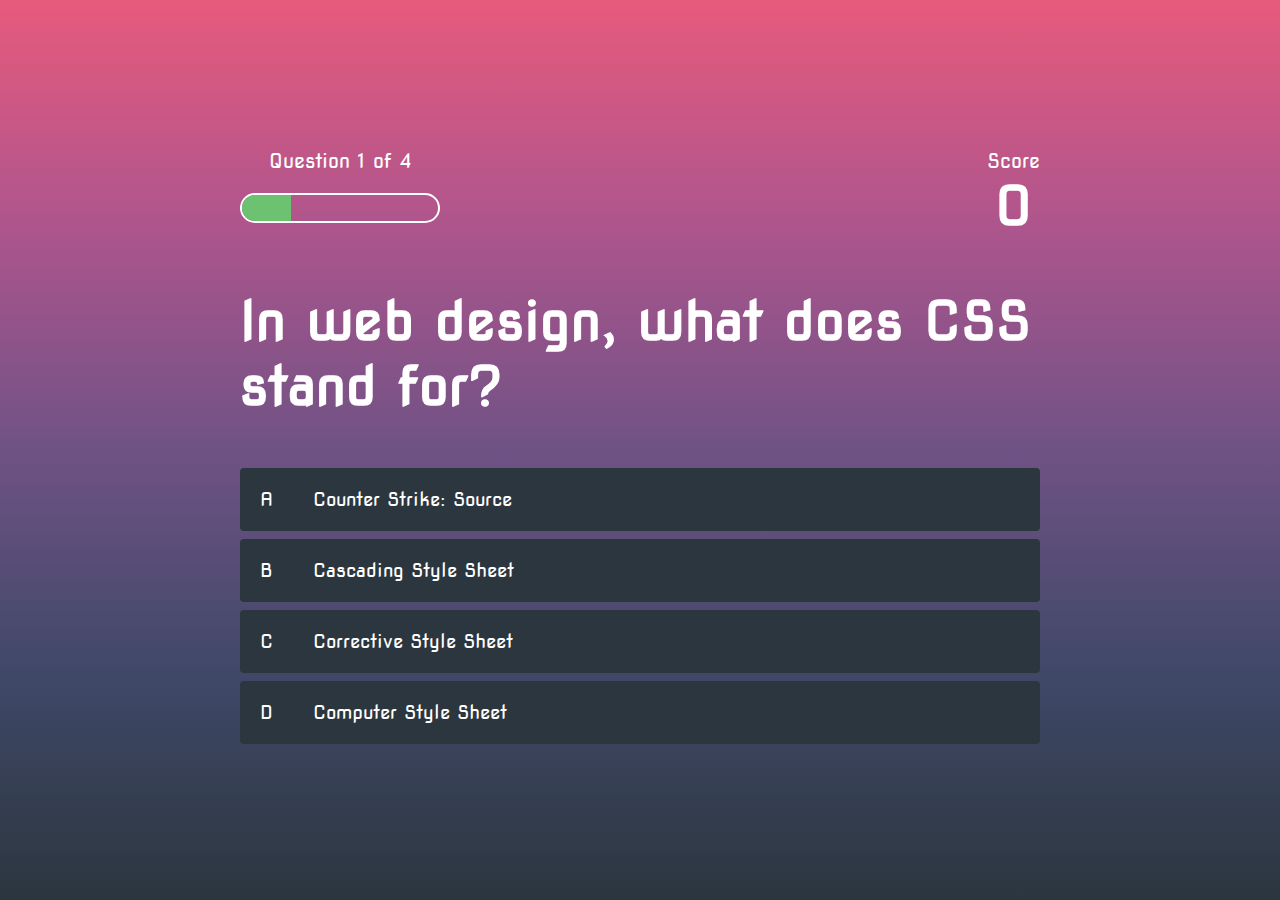
<file: game.html>
<!DOCTYPE html>
<html lang="en">
  <head>
    <meta charset="UTF-8" />
    <meta http-equiv="X-UA-Compatible" content="IE=edge" />
    <meta name="viewport" content="width=device-width, initial-scale=1.0" />
    <title>Quiz Page</title>
    <link rel="stylesheet" href="./style.css" />
    <link rel="stylesheet" href="./game.css" />
  </head>
  <body>
    <div class="container">
      <div id="game" class="justify-center flex-column">
        <div id="hud">
          <div class="hud-item">
            <p id="progressText" class="hud-prefix">Question</p>
            <div id="progressBar">
              <div id="progressBarFull"></div>
            </div>
          </div>
          <div class="hud-item">
            <p class="hud-prefix">Score</p>
            <h1 class="hud-main-text" id="score">0</h1>
          </div>
        </div>
        <h1 id="question">What is the answer to this question?</h1>
        <div class="choice-container">
          <p class="choice-prefix">A</p>
          <p class="choice-text" data-number="1">Choice 1</p>
        </div>
        <div class="choice-container">
          <p class="choice-prefix">B</p>
          <p class="choice-text" data-number="2">Choice 2</p>
        </div>
        <div class="choice-container">
          <p class="choice-prefix">C</p>
          <p class="choice-text" data-number="3">Choice 3</p>
        </div>
        <div class="choice-container">
          <p class="choice-prefix">D</p>
          <p class="choice-text" data-number="4">Choice 4</p>
        </div>
      </div>
    </div>
    <script src="./game.js"></script>
  </body>
</html>
</file>
<file: style.css>
@import url("https://fonts.googleapis.com/css2?family=Nova+Square&display=swap");
/* Google Fonts*/
:root {
  background-image: linear-gradient(
    to top,
    #2c363f,
    #3f4867,
    #6f5285,
    #ae558d,
    #e75a7c
  );
}
* {
  /* For all elements*/
  box-sizing: border-box;
  margin: 0;
  padding: 0;
  font-size: 62.5%; /* WAY EASIER TO MANAGE SIZES, FONT FIZE 62.5% = 1REM :)*/
  font-family: "Nova Square", cursive;
}
h1 {
  font-size: 5.4rem;
  color: #fff;
  margin-bottom: 5rem;
}
h2 {
  font-size: 4.2rem;
  margin-bottom: 4rem;
}
.container {
  width: 100vw;
  height: 100vh;
  display: flex;
  justify-content: center;
  align-items: center;
  max-width: 80rem;
  margin: 0 auto;
  padding: 2rem;
}
.flex-column {
  display: flex;
  flex-direction: column;
}
.flex-center {
  justify-content: center;
  align-items: center;
}
.justify-center {
  justify-content: center;
}
.text-center {
  text-align: center;
}
.hidden {
  display: none;
}
.btn {
  /* ALL BUTTONS */
  font-size: 2.4rem;
  padding: 2rem 0;
  width: 30rem;
  text-align: center;
  margin-bottom: 1rem;
  text-decoration: none;
  color: rgb(28, 26, 26);
  background: #e75a7c;
  border-radius: 4px;
}
.btn:hover {
  cursor: pointer;
  box-shadow: 0 0.4rem 1.4rem 0 #e75a7c;
  transition: transform 150ms;
  transform: scale(1.02);
}
.btn[disabled]:hover {
  /* JS Feature*/
  cursor: not-allowed;
  box-shadow: none;
  transform: none;
}
#highscore-btn {
  /* Local Memory Highscore Button*/
  background: #2c363f;
  color: #fff;
}
#highscore-btn:hover {
  box-shadow: 0 0.4rem 1.4rem 0 rgb(255, 255, 255, 0.3);
}
.fa-crown {
  font-size: 2.5rem;
  margin-left: 1rem;
}
.fa-dice {
  font-size: 2.5rem;
  margin-left: 1rem;
}

/*END.HTML CSS*/

.end-form-container {
  width: 100%;
  display: flex;
  flex-direction: column;
  align-items: center;
  max-width: 30rem;
}
input {
  margin-bottom: 1rem;
  width: 20rem;
  padding: 1.5rem;
  font-size: 1.8rem;
  border: none;
}
input::placeholder {
  color: #aaa;
}
#username {
  margin-bottom: 3rem;
  width: 100%;
  outline: none;
}
#end-text {
  font-size: 2.4rem;
  color: #fff;
  text-align: center;
}
#saveScoreBtn {
  border: none;
}
.fa-floppy-disk,
.fa-arrow-rotate-left,
.fa-home {
  margin-left: 1rem;
  font-size: 2rem;
  color: black;
}
</file>
<file: game.css>
body {
  color: #fff;
}
.choice-container {
  display: flex;
  margin-bottom: 0.8rem;
  width: 100%;
  border-radius: 4px;
  background: #2c363f;
  font-size: 3rem;
  min-width: 80rem;
}
.choice-container:hover {
  cursor: pointer;
  box-shadow: 0 0.4rem 1.4rem 0 rgb(255, 255, 255, 0.3);
  transform: scale(1.01);
  transition: transform(100ms);
}
.choice-prefix {
  padding: 2rem;
  color: white;
}
.choice-text {
  padding: 2rem;
  width: 100%;
}
.correct {
  background: rgba(0, 255, 0, 0.445); /*will change later*/
}
.incorrect {
  background: rgb(253, 0, 0, 0.589); /*will change later*/
}
#hud {
  display: flex;
  justify-content: space-between;
}
.hud-prefix {
  text-align: center;
  font-size: 2rem;
}
.hud-main-text {
  text-align: center;
}
#progressBar {
  background-color: transparent;
  width: 20rem;
  height: 3rem;
  border: 0.2rem solid white;
  margin-top: 2rem;
  border-radius: 50px;
  overflow: hidden;
}
#progressBarFull {
  height: 100%;
  background: rgb(109, 194, 114);
  width: 0%;
}
@media screen and (max-width: 768px) {
  .choice-container {
    min-width: 40rem;
  }
}
</file>
